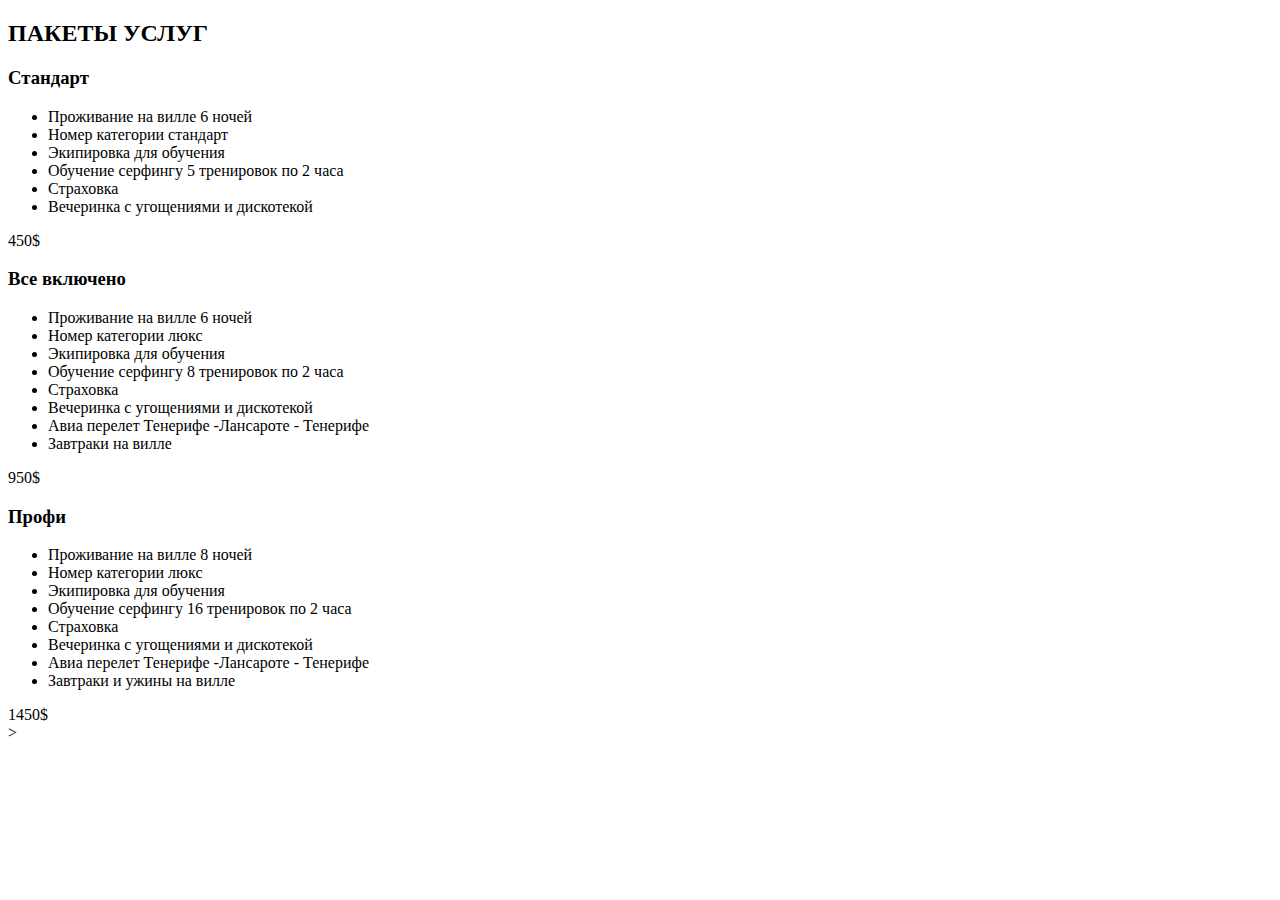
<file: lesson-1/index.html>
<!DOCTYPE html>
<html lang="en">
<head>
    <meta charset="UTF-8">
    <title>lesson 1</title>
    <link href ="css/style.css" rel ="stylesheet" type="text/css">
</head>
<body>

<div class="container">
    <h2>ПАКЕТЫ УСЛУГ</h2>

        <div class="cards">

            <div class="card">
                <h3>Стандарт</h3>
                <ul>
                    <li>Проживание на вилле 6 ночей</li>
                    <li>Номер категории стандарт</li>
                    <li>Экипировка для обучения</li>
                    <li>Обучение серфингу 5 тренировок по 2 часа</li>
                    <li>Страховка</li>
                    <li>Вечеринка с угощениями и дискотекой</li>
                </ul>
                <div class="price">450$</div>
            </div>

            <div class="card">
                <h3>Все включено</h3>
                <ul>
                    <li>Проживание на вилле 6 ночей</li>
                    <li>Номер категории люкс</li>
                    <li>Экипировка для обучения</li>
                    <li>Обучение серфингу 8 тренировок по 2 часа</li>
                    <li>Страховка</li>
                    <li>Вечеринка с угощениями и дискотекой</li>
                    <li>Авиа перелет Тенерифе -Лансароте - Тенерифе </li>
                    <li>Завтраки на вилле</li>
                </ul>
                <div class="price">950$</div>
            </div>

            <div class="card">
                <h3>Профи</h3>
                <ul>
                    <li>Проживание на вилле 8 ночей</li>
                    <li>Номер категории люкс</li>
                    <li>Экипировка для обучения</li>
                    <li>Обучение серфингу 16 тренировок по 2 часа</li>
                    <li>Страховка</li>
                    <li>Вечеринка с угощениями и дискотекой</li>
                    <li>Авиа перелет Тенерифе -Лансароте - Тенерифе </li>
                    <li>Завтраки и ужины на вилле</li>
                </ul>
                <div class="price">1450$</div>
            </div>
        </div>
</div>>
</body>
</html>
</file>
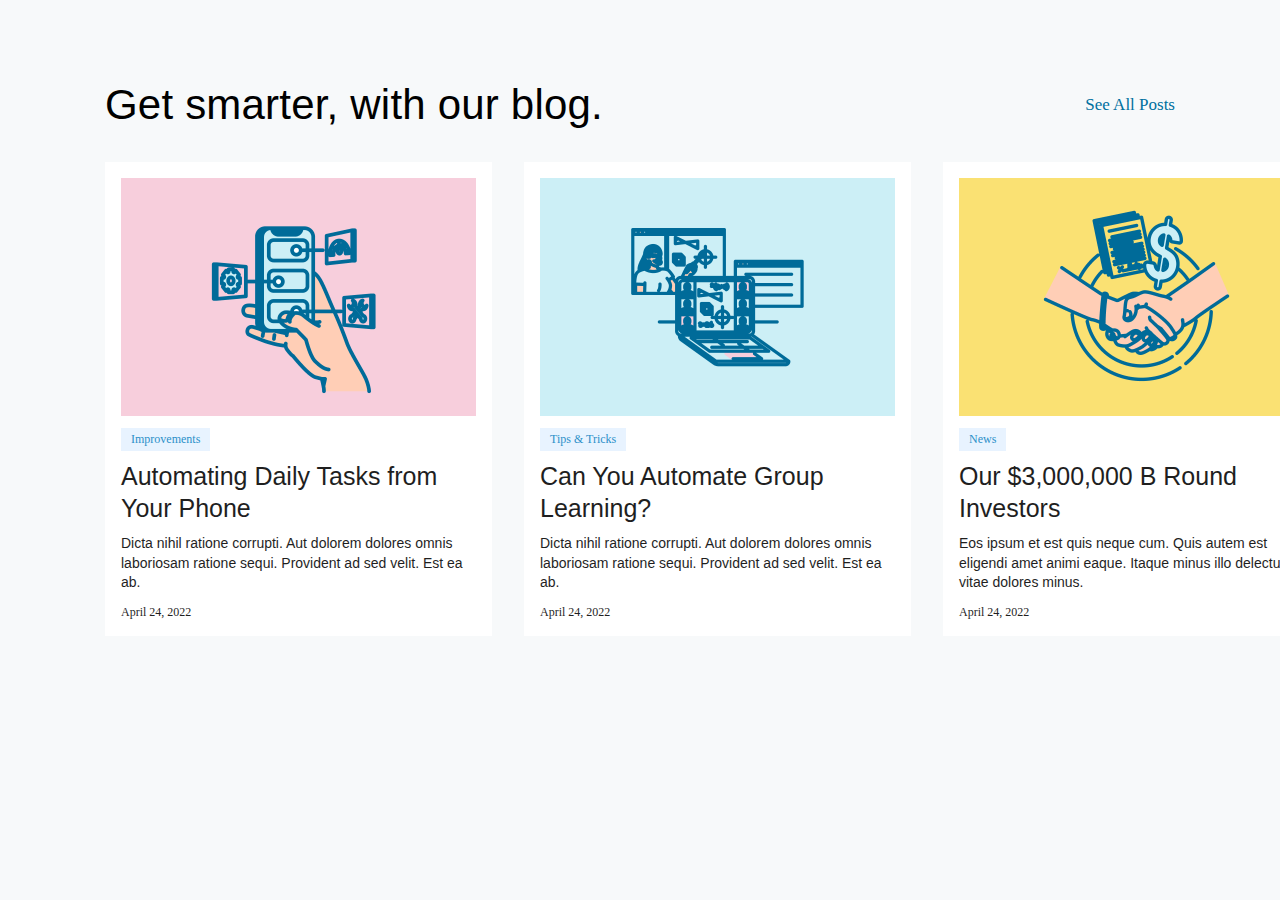
<file: lesson-4/index.html>
<!DOCTYPE html>
<html lang="en">
<head>
    <meta charset="UTF-8">
    <title>Lesson 4</title>
    <link href ="css/style.css" rel ="stylesheet" type="text/css">
</head>
<body>

<section class="blog">
    <div class="blog__header">
        <h2>Get smarter, with our blog.</h2>
        <a href="#" class="blog__all-posts">See All Posts</a>
    </div>

    <div class="blog__row">

        <article class="card">
            <div class="card__image pink">
                <img src="img/phone.png" alt="">
            </div>

            <span class="card__tag">Improvements</span>

            <h3 class="card__title">Automating Daily Tasks from Your Phone</h3>

            <p class="card__text">
                Dicta nihil ratione corrupti. Aut dolorem dolores omnis laboriosam ratione sequi. Provident ad sed velit. Est ea ab.
            </p>

            <span class="card__date">April 24, 2022</span>
        </article>

        <article class="card">
            <div class="card__image blue">
                <img src="img/laptop.png" alt="">
            </div>

            <span class="card__tag">Tips & Tricks</span>

            <h3 class="card__title">Can You Automate Group Learning?</h3>

            <p class="card__text">
                Dicta nihil ratione corrupti. Aut dolorem dolores omnis laboriosam ratione sequi. Provident ad sed velit. Est ea ab.
            </p>

            <span class="card__date">April 24, 2022</span>
        </article>

        <article class="card">
            <div class="card__image yellow">
                <img src="img/money.png" alt="">
            </div>

            <span class="card__tag">News</span>

            <h3 class="card__title">Our $3,000,000 B Round Investors</h3>

            <p class="card__text">
                Eos ipsum et est quis neque cum. Quis autem est eligendi amet animi eaque. Itaque minus illo delectus vel vitae dolores minus.
            </p>

            <span class="card__date">April 24, 2022</span>
        </article>
    </div>
</section>

</body>
</html>
</file>
<file: lesson-1/css/style.css>
* {
    box-sizing: border-box;
}
</file>
<file: lesson-4/css/style.css>
* {
    box-sizing: border-box;
    margin: 0;
    padding: 0;
    border: 0;
    outline: 0;
}

li {
    list-style: none;
}

body {
    background: #F7F9FA;
    padding: 80px 105px;
}

.blog {
    max-width: 1230px;
    margin: 0 auto;
}

.blog__header {
    display: flex;
    justify-content: space-between;
    align-items: center;
    margin-bottom: 32px;
}

.blog__header h2 {
    font: 42px/50.4px "Fraunces", sans-serif;
    letter-spacing: 0.2px;
}

.blog__all-posts {
    color: #0070A0;
    font-size: 17px;
    text-decoration: none;
}

.blog__row {
    display: flex;
    gap: 32px;
}

.card {
    flex: 1 1 0;
    background: #fff;
    padding: 16px;
    display: flex;
    flex-direction: column;
}

.card__image {
    height: 238px;
    display: flex;
    align-items: center;
    justify-content: center;
}

.card__image img {
    max-width: 355px;
}

.card__tag {
    display: inline-block;
    margin-top: 12px;
    background: #e8f3ff;
    color: #2C90C9;
    padding: 4px 10px;
    font-size: 12px;
    width: auto;
    max-width: max-content;
}

.card__title {
    font: 25px/31.25px "Fraunces", sans-serif;
    margin: 10px 0;
    color: #1F1F1F;
}

.card__text {
    font: 14px/19.6px "Inter", sans-serif;
    margin-bottom: 12px;
    color: #1F1F1F;
}

.card__date {
    font-size: 12px;
    color: #1F1F1F;
}
</file>
